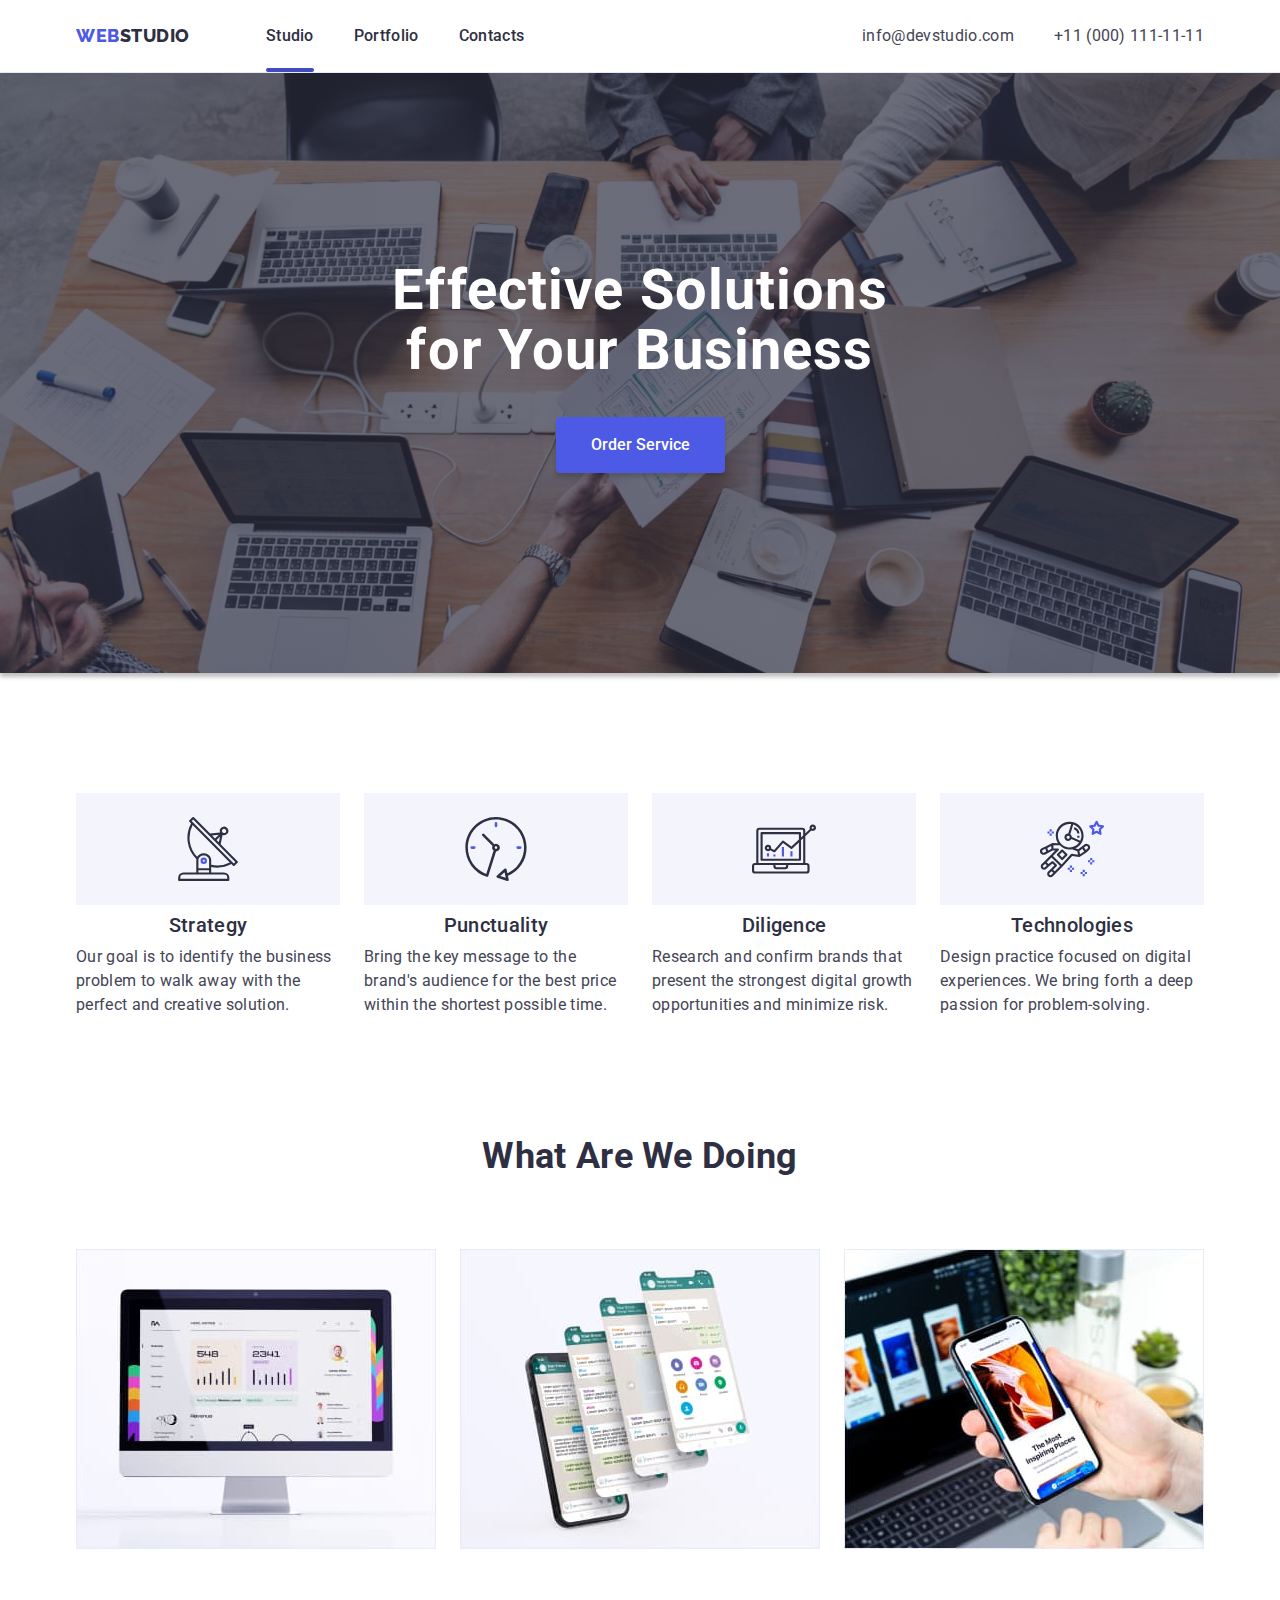
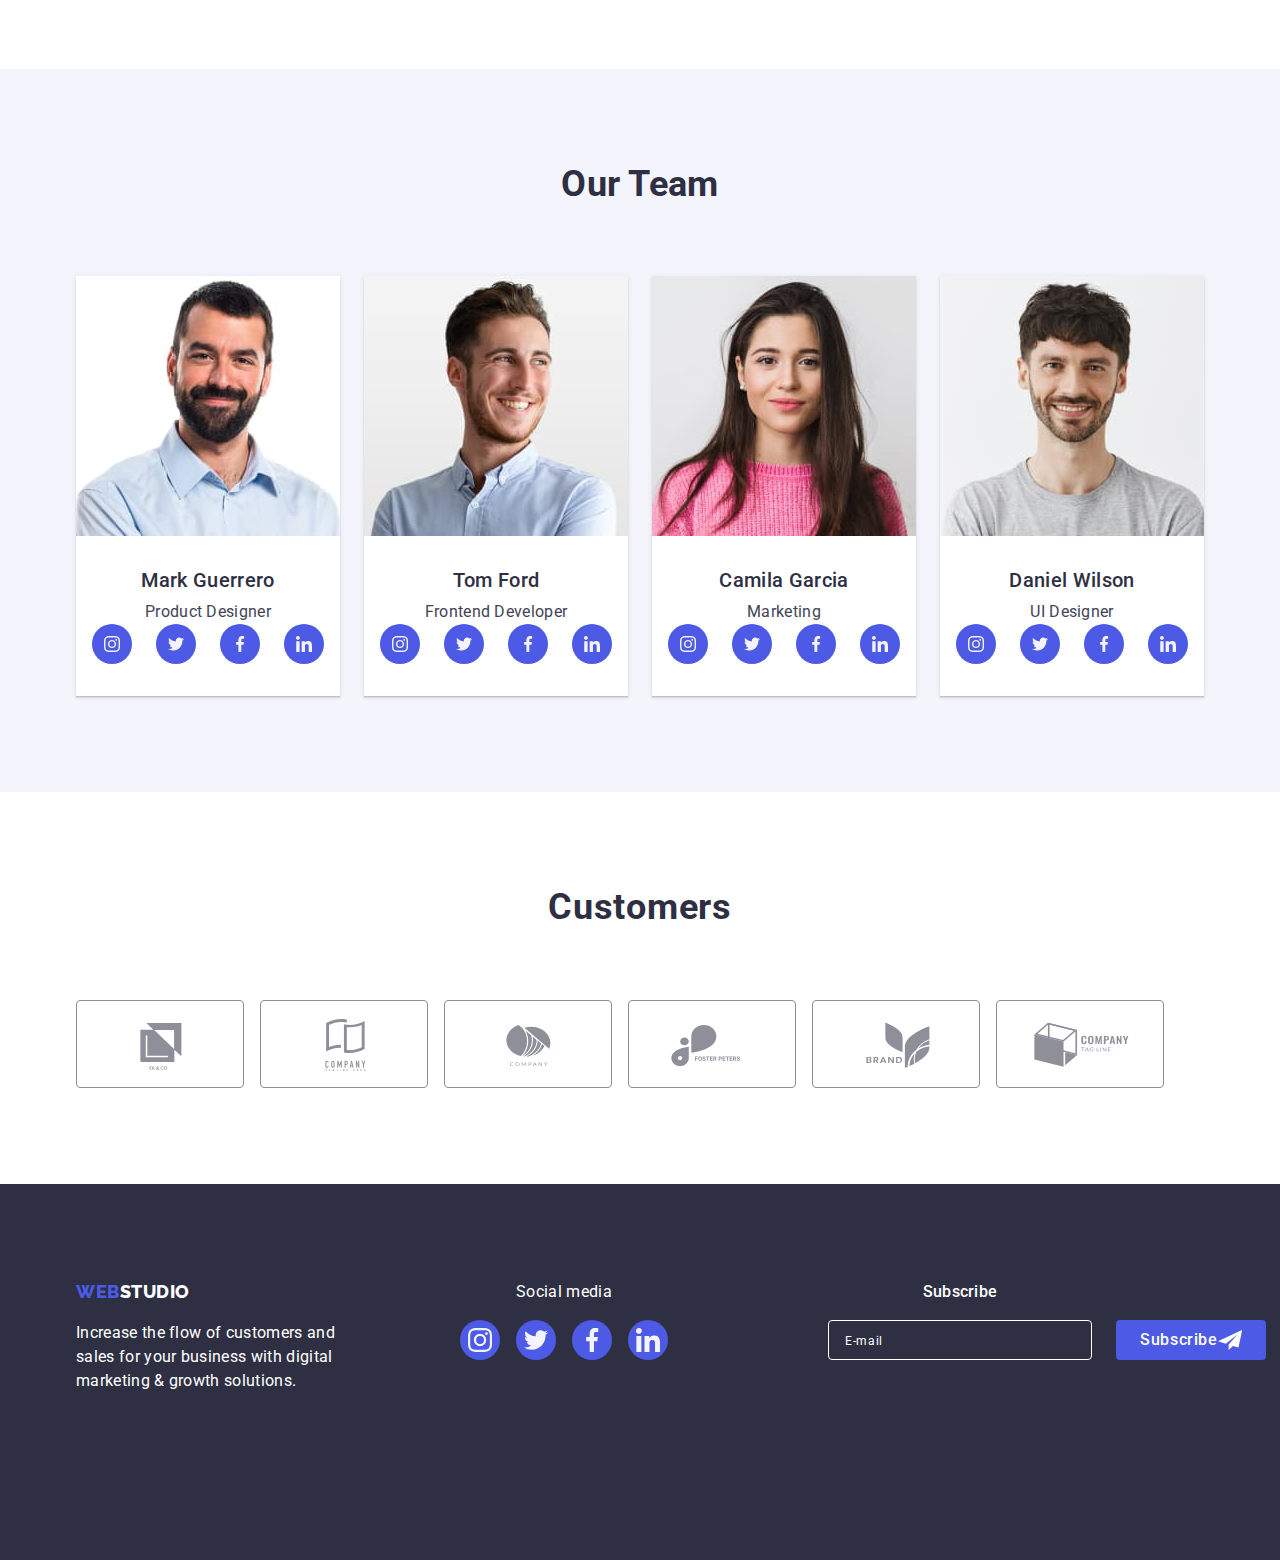
<file: index.html>
<!DOCTYPE html>
<html lang="en">
<head>
    <meta charset="UTF-8">
    <meta http-equiv="X-UA-Compatible" content="IE=edge">
    <meta name="viewport" content="width=device-width, initial-scale=1.0">
    <title>WebStudio</title>
<link rel="preconnect" href="https://fonts.googleapis.com">
<link rel="preconnect" href="https://fonts.gstatic.com" crossorigin>
<link href="https://fonts.googleapis.com/css2?family=Raleway:wght@800&family=Roboto:wght@400;500;700;900&display=swap"
    rel="stylesheet">
    <link rel="stylesheet" href="https://cdnjs.cloudflare.com/ajax/libs/modern-normalize/1.1.0/modern-normalize.min.css">
    <link rel="stylesheet" href="css/styles.css">
    <link rel="stylesheet" href="css/mobile.css">
    <link rel="stylesheet" href="css/tablet.css">
    <link rel="stylesheet" href="css/desctop.css">
   
</head>
<body>
    <header class="header">

     <div class="container header-container">
       <nav class="main-nav">
            <a href="./index.html" class="logo">
                <!-- <span style="color:#4D5AE5">Web</span>Studio  -->
                Web<span class="studio">Studio</span>
            </a>
            <ul class="site-nav list">
                <li class="item"><a href="./index.html" class="link current">Studio</a></li>
                <li class="item"><a href="./portfolio.html" class="link">Portfolio</a></li>
                <li class="item"><a href="" class="link">Contacts</a></li>
            </ul>
        </nav> 
        <button type="button" class="mobile-menu-open" data-menu-open>
            <svg class="mobile-menu-open__icon" width="32" height="22">
                <use href="./images/icons.svg#hamburger"></use>
            </svg>
        </button>
        <address class="address">
<ul class="site-contacts list">
    <li class="item">
        <a href="mailto:info@devstudio.com" class="link">info@devstudio.com</a>
    </li>

    <li class="item">
        <a href="tel:+110001111111" class="link">+11 (000) 111-11-11</a>
    </li>
</ul>
        </address>
    </div>
    <div class="mobile-menu" data-menu>
        
        <button class="mobile-menu__close-btn" data-menu-close> 
            <svg class="mobile-menu__close-icon" width="24" height="24">
                <use href="./images/sprite.svg#close"></use>
            </svg>
        </button>
        <ul class="mobile-menu__nav-list list">
            <li class="nav-list__item"><a href="./index.html" class="nav-list__link">Studio</a></li>
            <li class="nav-list__item"><a href="./portfolio.html" class="nav-list__link">Portfolio</a></li>
            <li class="nav-list__item"><a href="" class="nav-list__link current">Contacts</a></li>
        </ul>
        <div class="mobile-menu__links">
    <address class="mobile-menu__address">
        <ul class="mobile-menu__contacts list">
            <li class="contacts-item">
                <a href="tel:+110001111111" class="contacts-link tel">+11 (000) 111-11-11</a>
            </li> 

            <li class="contacts__item">
                <a href="mailto:info@devstudio.com" class="contacts-link mail">info@devstudio.com</a>
            </li>
    
        </ul>
    </address>

    <ul class="mobile-menu__social-links list">
        <li class="social-links__item">
            <a class="social-links__link" href="https://www.instagram.com/">
                <svg class="social-links__icon">
                    <use href="./images/sprite.svg#instagram"></use>
                </svg>
            </a>
        </li>
    
        <li class="social-links__item">
            <a class="social-links__link" href="https://twitter.com/">
                <svg class="social-links__icon">
                    <use href="./images/sprite.svg#twitter"></use>
                </svg>
            </a>
        </li>
    
        <li class="social-links__item">
            <a class="social-links__link" href="https://www.facebook.com/">
                <svg class="social-links__icon">
                    <use href="./images/sprite.svg#facebook"></use>
                </svg>
            </a>
    
        </li>
    
        <li class="social-links__item">
            <a class="social-links__link" href="https://www.linkedin.com/">
                <svg class="social-links__icon">
                    <use href="./images/sprite.svg#linkedin"></use>
                </svg>
            </a>
    
        </li>
    
    </ul>
    </div>
    </div>

    </header>
<main>
    <section class="hero">
        <div class="container">
    <h1 class="hero-title">Effective Solutions for Your Business</h1>
    <button type="button" class="button-hero" data-modal-open>Order Service</button>
    </div>

    </section>

    <section class="section features">
       <div class="container">
        <h2 class="section-title" hidden>Services offered</h2>
    
        <ul class="features-list list">
        <li class="item">
           <div class="icon">
            <svg class="icon-picture">
                <use href="./images/sprite.svg#antenna"> </use>
            </svg>
    </div>
            <h3 class="title">Strategy</h3>
            <p>Our goal is to identify the business
                problem to walk away with the perfect and creative solution.</p>
        </li>

        <li class="item">
            <div class="icon">
            <svg class="icon-picture" width="64" height="64">
                <use href="./images/sprite.svg#clock"> </use>
            </svg>
            </div>
            <h3 class="title">Punctuality</h3>
            <p>Bring the key message to the brand's audience for the best price within the shortest possible time.</p>
        </li>

        <li class="item">
            <div class="icon">
            <svg class="icon-picture" width="64" height="64">
                <use href="./images/sprite.svg#diagram"> </use>
            </svg>
            </div>
            <h3 class="title">Diligence</h3>
            <p>Research and confirm brands that present the strongest digital growth opportunities and minimize risk.
            </p>
        </li>

        <li class="item">
            <div class="icon">
            <svg class="icon-picture" width="64" height="64">
                <use href="./images/sprite.svg#astronaut"> </use>
            </svg>
            </div>
            <h3 class="title">Technologies</h3>
            <p>Design practice focused on digital experiences. We bring forth a deep passion for problem-solving.</p>
        </li>
    </ul>
    </div>
    </section>

    <section class="section do no-padding">
        <div class="container">
<h2 class="section-title">What are we doing</h2>

<ul class="doing list">
    <li class="doing-item">
        <img 
        srcset="./images/monitor.jpg 1x, ./images/monitor@2.jpg 2x"
        src="./images/monitor.jpg" alt="monitor" width="360" height="300">
    </li>

    <li class="doing-item">
        <img 
        srcset="./images/phones.jpg 1x, ./images/phones@2.jpg 2x"
        src="./images/phones.jpg" alt="mobile phones" width="360" height="300">
    </li>

    <li class="doing-item">
        <img 
        srcset="./images/screen.jpg 1x, ./images/screen@2.jpg 2x"
        src="./images/screen.jpg" alt="phone screen and laptop" width="360" height="300">
    </li>
</ul>
</div>
    </section>
    

<section class="section team">
  <div class="container">
    <h2 class="team-title">Our Team</h2>
    <ul class="list">
        <li class="card">
            <img 
            srcset="./images/Mark.jpg 1x, ./images/Mark@2.jpg 2x"
            src="./images/Mark.jpg" alt="Product Designer" width="264" height="260">
            
            <div class="names">
            <h3 class="title">Mark Guerrero</h3>
            <p>Product Designer</p>
           
            <ul class="team-icons list">
                <li class="around-link">
                    <a class="social-link" href="https://www.instagram.com/"> 
                        <svg class="team-link">
                        <use href="./images/sprite.svg#instagram"></use>
                    </svg>
                </a>
                </li>

                <li class="around-link">
                    <a class="social-link" href="https://twitter.com/">
                        <svg class="team-link">
                            <use href="./images/sprite.svg#twitter"></use>
                        </svg>
                    </a>
                
                </li>

                <li class="around-link">
                    <a class="social-link" href="https://www.facebook.com/">
                    <svg class="team-link">
                        <use href="./images/sprite.svg#facebook"></use>
                    </svg>
                    </a>
               
                </li>

                <li class="around-link">
                    <a class="social-link" href="https://www.linkedin.com/">
                    <svg class="team-link">
                        <use href="./images/sprite.svg#linkedin"></use>
                    </svg>
                    </a>
            
                </li>

            </ul>
            </div>
        </li>

        <li class="card">
            <img 
            srcset="./images/Tom.jpg 1x, ./images/Tom@2.jpg 2x"
            src="./images/Tom.jpg" alt="Frontend Developer" width="264" height="260"> 
            <div class="names">
            <h3 class="title">Tom Ford</h3>
            <p>Frontend Developer</p>
            <ul class="team-icons list">
                <li class="around-link">
                    <a class="social-link" href="https://www.instagram.com/">
                        <svg class="team-link">
                            <use href="./images/sprite.svg#instagram"></use>
                        </svg>
                    </a>
                </li>
            
                <li class="around-link">
                    <a class="social-link" href="https://twitter.com/">
                        <svg class="team-link">
                            <use href="./images/sprite.svg#twitter"></use>
                        </svg>
                    </a>
            
                </li>
            
                <li class="around-link">
                    <a class="social-link" href="https://www.facebook.com/">
                        <svg class="team-link">
                            <use href="./images/sprite.svg#facebook"></use>
                        </svg>
                    </a>
            
                </li>
            
                <li class="around-link">
                    <a class="social-link" href="https://www.linkedin.com/">
                        <svg class="team-link">
                            <use href="./images/sprite.svg#linkedin"></use>
                        </svg>
                    </a>
            
                </li>
            
            </ul>
            </div>
        </li>

        <li class="card">
            <img 
            srcset="./images/Camila.jpg 1x, ./images/Camila@2.jpg 2x"
            src="./images/Camila.jpg" alt="Marketing manager" width="264" height="260">
            <div class="names">
            <h3 class="title">Camila Garcia</h3>
            <p>Marketing</p>
            <ul class="team-icons list">
                <li class="around-link">
                    <a class="social-link" href="https://www.instagram.com/">
                        <svg class="team-link">
                            <use href="./images/sprite.svg#instagram"></use>
                        </svg>
                    </a>
                </li>
            
                <li class="around-link">
                    <a class="social-link" href="https://twitter.com/">
                        <svg class="team-link">
                            <use href="./images/sprite.svg#twitter"></use>
                        </svg>
                    </a>
            
                </li>
            
                <li class="around-link">
                    <a class="social-link" href="https://www.facebook.com/">
                        <svg class="team-link">
                            <use href="./images/sprite.svg#facebook"></use>
                        </svg>
                    </a>
            
                </li>
            
                <li class="around-link">
                    <a class="social-link" href="https://www.linkedin.com/">
                        <svg class="team-link">
                            <use href="./images/sprite.svg#linkedin"></use>
                        </svg>
                    </a>
            
                </li>
            
            </ul>
            </div>
        </li>

        <li class="card">
            <img 
            srcset="./images/Daniel.jpg 1x, ./images/Daniel@2.jpg 2x"
            src="./images/Daniel.jpg" alt="UI Designer" width="264" height="260">
            <div class="names">
            <h3 class="title">Daniel Wilson</h3>
            <p>UI Designer</p>
        <ul class="team-icons list">
            <li class="around-link">
                <a class="social-link" href="https://www.instagram.com/">
                    <svg class="team-link">
                        <use href="./images/sprite.svg#instagram"></use>
                    </svg>
                </a>
            </li>
        
            <li class="around-link">
                <a class="social-link" href="https://twitter.com/">
                    <svg class="team-link">
                        <use href="./images/sprite.svg#twitter"></use>
                    </svg>
                </a>
        
            </li>
        
            <li class="around-link">
                <a class="social-link" href="https://www.facebook.com/">
                    <svg class="team-link">
                        <use href="./images/sprite.svg#facebook"></use>
                    </svg>
                </a>
        
            </li>
        
            <li class="around-link">
                <a class="social-link" href="https://www.linkedin.com/">
                    <svg class="team-link">
                        <use href="./images/sprite.svg#linkedin"></use>
                    </svg>
                </a>
        
            </li>
        
        </ul>
            </div>
        </li>
    </ul>
    </div>
</section>

<section class="section customers">
    <div class="container">
        <h2 class="customers-title">Customers</h2>
     <ul class="customers-list list">
        <li class="client">
            <a href="" class="client-link">
<svg class="client-logo">
    <use href="./images/sprite.svg#Logo-1"></use>
</svg>
            </a>
        </li>
        <li class="client">
            <a href="" class="client-link">
            <svg class="client-logo">
                <use href="./images/sprite.svg#Logo-2"></use>
            </svg>
            </a>
        </li>
        <li class="client">
            <a href="" class="client-link" >
            <svg class="client-logo">
                <use href="./images/sprite.svg#Logo-3"></use>
            </svg>
            </a>
        </li>
        <li class="client">
            <a href="" class="client-link">
            <svg class="client-logo">
                <use href="./images/sprite.svg#Logo-4"></use>
            </svg>
            </a>
        </li>
        <li class="client">
            <a href="" class="client-link">
            <svg class="client-logo">
                <use href="./images/sprite.svg#Logo-5"></use>
            </svg>
            </a>
        </li>
        <li class="client">
            <a href="" class="client-link">
            <svg class="client-logo">
                <use href="./images/sprite.svg#Logo-6"></use>
            </svg>
            </a>
        </li>


     </ul>


    </div>
</section> 
 </main>
<footer class="footer">
    <div class="container parts">
        <div class="tablet">
        <div class="part-one">
<a href="./index.html" class="logo">
    Web<span class="studio-footer">Studio</span>
</a>

<p class="footer-text-one">
    Increase the flow of customers and sales for your business with digital marketing & growth solutions.
</p>
</div>

<div class="media">
    <p class="footer-text-second">Social media</p>
    <ul class="footer-links list">
        <li class="footer-around-link">
            <a class="footer-link" href="https://www.instagram.com/">
                <svg width="24" height="24">
                    <use href="./images/sprite.svg#instagram"></use>
                </svg>
            </a>
        </li>

    <li class="footer-around-link">
        <a class="footer-link" href="https://twitter.com/">
            <svg width="24" height="24">
                <use href="./images/sprite.svg#twitter"></use>
            </svg>
        </a>
    
    </li>
    
    <li class="footer-around-link">
        <a class="footer-link" href="https://www.facebook.com/">
            <svg width="24" height="24">
                <use href="./images/sprite.svg#facebook"></use>
            </svg>
        </a>
    </li>
    
    <li class="footer-around-link">
        <a class="footer-link" href="https://www.linkedin.com/">
            <svg width="24" height="24">
                <use href="./images/sprite.svg#linkedin"></use>
            </svg>
        </a>
    </li>
    </ul>
</div>
</div>
<div class="subscribe-form">
<form>
    <div class="form-footer">
        <label for="subscribe">Subscribe</label>
        <input class="input-footer" type="email" name="mail-footer" id="subscribe" placeholder="E-mail">
    </div>
<button type="submit" class="subscribe-button">
    Subscribe
    <svg width="24" height="24" class="send-icon">
        <use href="./images/icons.svg#icon-send"></use>
    </svg>
</button>
</form>

</div>
</div>

 </footer>
 <div class="backdrop is-hidden" data-modal>
    <div class="modal">
            
        <form class="form">
            <h2 class="modal-tittle">Leave your contacts and we will call you back</h2>
            <div class="form-field">
            <label for="name">Name</label>
            <input class="input" type="text" name="name" id="name" pattern="[a-zA-Zа-яА-Я]+" minlength="2">
            <svg class="icon-name">
                <use href="./images/icons.svg#person-black"></use>
            </svg>
            </div>
            
            <div class="form-field">
            <label for="tel">Phone</label>
            <input  class="input" type="tel" name="tel" id="tel" pattern="[0-9]{3}-[0-9]{3}-[0-9]{2}-[0-9]{2}" title="xxx-xxx-xx-xx">
            <svg class="phone-icon">
                <use href="./images/icons.svg#phone-black"></use>
            </svg>
            </div>

            <div class="form-field">
            <label for="mail">Email</label>
            <input class="input" type="email" name="mail" id="mail">
            <svg class="mail-icon">
                <use href="./images/icons.svg#mail"></use>
              
            </svg>
            </div>

            <div class="form-field">
            <label for="comment">Comment</label>
            <textarea name="comment" id="comment" placeholder="Text input"></textarea>
            </div>

            <div class="checkbox">
            <label class="checkbox-label">
                <input class="checkbox-input" type="checkbox" name="accept" value="accept" >
                <span class="check-icon"></span>
              
            I accept the terms and conditions of the
            <a href="">Privacy Policy</a>
            </label>
            </div>
         
            <button type="button" class="close-button" data-modal-close>
            <svg class="close-icon">
            <use href=".//images/sprite.svg#cross"></use>
            </svg>
            </button>
            <button type="submit" class="submit-button">Send</button>
        </form>
    
    
    </div> 
</div> 
<script src="./js/modal.js"></script>

<script src="./js/mobile-menu.js"></script>
</body>
</html>
</file>
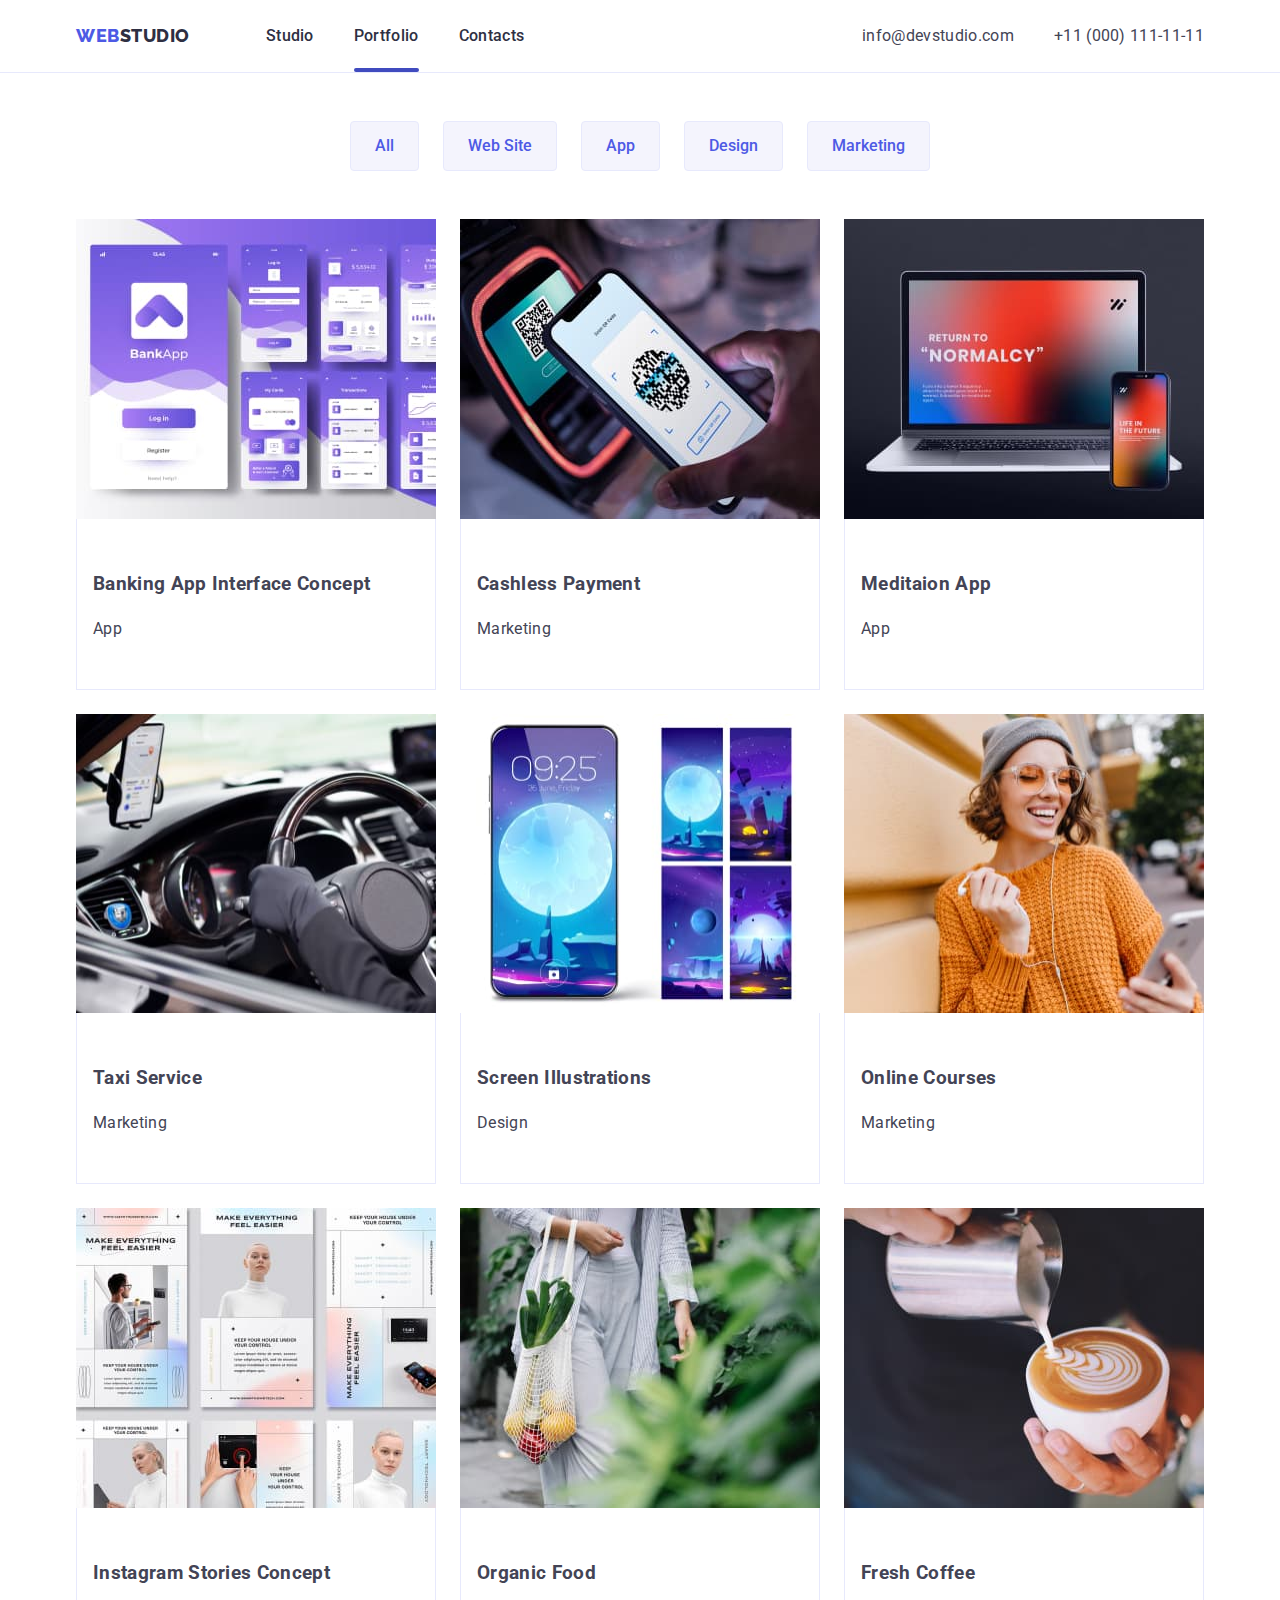
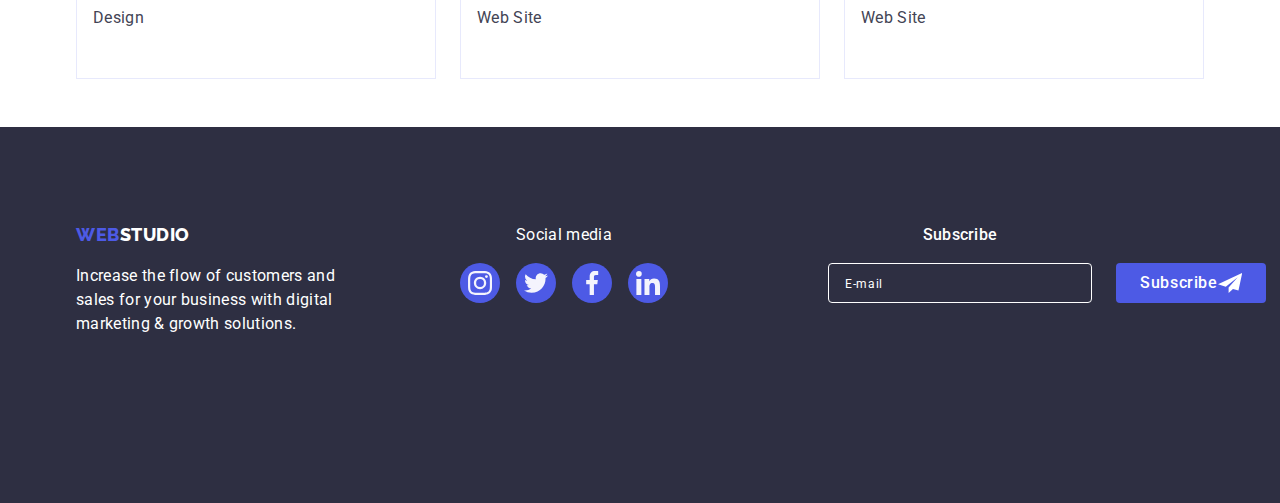
<file: portfolio.html>
<!DOCTYPE html>
<html lang="en">
<head>
    <meta charset="UTF-8">
    <meta http-equiv="X-UA-Compatible" content="IE=edge">
    <meta name="viewport" content="width=device-width, initial-scale=1.0">
    <title>Portfolio</title>
<link rel="preconnect" href="https://fonts.googleapis.com">
<link rel="preconnect" href="https://fonts.gstatic.com" crossorigin>
<link href="https://fonts.googleapis.com/css2?family=Raleway:wght@800&family=Roboto:wght@400;500;700;900&display=swap"
    rel="stylesheet">
<link rel="stylesheet" href="https://cdnjs.cloudflare.com/ajax/libs/modern-normalize/1.1.0/modern-normalize.min.css">
<link rel="stylesheet" href="css/styles.css">
<link rel="stylesheet" href="css/mobile.css">
<link rel="stylesheet" href="css/tablet.css">
<link rel="stylesheet" href="css/desctop.css">
  
</head>
<body>

        <header class="header">
            <div class="container header-container">
                <nav class="main-nav">
                    <a href="./index.html" class="logo">
                        <!-- <span style="color:#4D5AE5">Web</span>Studio  -->
                        Web<span class="studio">Studio</span>
                    </a>
                    <ul class="site-nav list">
                        <li class="item"><a href="./index.html" class="link">Studio</a></li>
                        <li class="item"><a href="./portfolio.html" class="link current">Portfolio</a></li>
                        <li class="item"><a href="" class="link">Contacts</a></li>
                    </ul>
                </nav>
                <button type="button" class="mobile-menu-open" data-menu-open>
                    <svg class="mobile-menu-open__icon" width="32" height="22">
                        <use href="./images/icons.svg#hamburger"></use>
                    </svg>
                </button>
                <address class="address">
                    <ul class="site-contacts list">
                        <li class="item">
                            <a href="mailto:info@devstudio.com" class="link">info@devstudio.com</a>
                        </li>
        
                        <li class="item">
                            <a href="tel:+110001111111" class="link">+11 (000) 111-11-11</a>
                        </li>
                    </ul>
                </address>
            </div>
            <div class="mobile-menu" data-menu>
            
                <button class="mobile-menu__close-btn" data-menu-close>
                    <svg class="mobile-menu__close-icon" width="24" height="24">
                        <use href="./images/sprite.svg#close"></use>
                    </svg>
                </button>
                <ul class="mobile-menu__nav-list list">
                    <li class="nav-list__item"><a href="./index.html" class="nav-list__link">Studio</a></li>
                    <li class="nav-list__item"><a href="./portfolio.html" class="nav-list__link">Portfolio</a></li>
                    <li class="nav-list__item"><a href="" class="nav-list__link current">Contacts</a></li>
                </ul>
                <div class="mobile-menu__links">
                    <address class="mobile-menu__address">
                        <ul class="mobile-menu__contacts list">
                            <li class="contacts-item">
                                <a href="tel:+110001111111" class="contacts-link tel">+11 (000) 111-11-11</a>
                            </li>
            
                            <li class="contacts__item">
                                <a href="mailto:info@devstudio.com" class="contacts-link mail">info@devstudio.com</a>
                            </li>
            
                        </ul>
                    </address>
            
                    <ul class="mobile-menu__social-links list">
                        <li class="social-links__item">
                            <a class="social-links__link" href="https://www.instagram.com/">
                                <svg class="social-links__icon">
                                    <use href="./images/sprite.svg#instagram"></use>
                                </svg>
                            </a>
                        </li>
            
                        <li class="social-links__item">
                            <a class="social-links__link" href="https://twitter.com/">
                                <svg class="social-links__icon">
                                    <use href="./images/sprite.svg#twitter"></use>
                                </svg>
                            </a>
                        </li>
            
                        <li class="social-links__item">
                            <a class="social-links__link" href="https://www.facebook.com/">
                                <svg class="social-links__icon">
                                    <use href="./images/sprite.svg#facebook"></use>
                                </svg>
                            </a>
            
                        </li>
            
                        <li class="social-links__item">
                            <a class="social-links__link" href="https://www.linkedin.com/">
                                <svg class="social-links__icon">
                                    <use href="./images/sprite.svg#linkedin"></use>
                                </svg>
                            </a>
            
                        </li>
            
                    </ul>
                </div>
            </div>
        </header>
<main>
    <section class="portfolio section">
        <div class="portfolio container">
        <h1 hidden>Portfolio</h1>
        <ul class="filter list">
            <li>
                <button type="button" class="button">All</button>
            </li>
            <li>
                <button type="button" class="button">Web Site</button>
            </li>
            <li>
                <button type="button" class="button">App</button>
            </li>
            <li>
                <button type="button" class="button">Design</button>
            </li>
            <li>
                <button type="button" class="button">Marketing</button>
            </li>
        </ul>
        <ul class="item-list list">
            <li class="item">
                <div class="product-thumb">

                <img src="./images/banking.jpg" alt="Banking App" width="360" height="300">

                <p class="text-overlay"> 14 Stylish and User-Friendly App Design Concepts · Task Manager App · Calorie Tracker App ·
                    Exotic Fruit Ecommerce App ·
                    Cloud Storage App</p>

                </div>
                
                <div class="border">
                <h3 class="title">Banking App Interface Concept</h3>
                <p>App</p>
                </div>
            </li>
    
                <li class="item">

             <div class="product-thumb">
                <img src="./images/phone-paymant.jpg" alt="Phone paymant" width="360" height="300">
                <p class="text-overlay"> 14 Stylish and User-Friendly App Design Concepts · Task Manager App · Calorie Tracker App ·
                    Exotic Fruit Ecommerce App ·
                    Cloud Storage App</p>
            </div>

                <div class="border">
                <h3 class="title">Cashless Payment</h3>
                <p>Marketing</p>
                </div>
                </li>
               
            <li class="item">
                <div class="product-thumb">
                <img src="./images/phone-laptop.jpg" alt="Phone and laptop" width="360" height="300">
                <p class="text-overlay"> 14 Stylish and User-Friendly App Design Concepts · Task Manager App · Calorie Tracker App ·
                    Exotic Fruit Ecommerce App ·
                    Cloud Storage App</p>
                
                </div>
<div class="border">
                <h3 class="title">Meditaion App</h3>
                <p>App</p>
                </div>
            </li>
    
            <li class="item">
                <div class="product-thumb">
                <img src="./images/taxi.jpg" alt="Phone in car" width="360" height="300"><p class="text-overlay"> 14 Stylish and User-Friendly App Design Concepts · Task Manager App · Calorie Tracker App ·
                    Exotic Fruit Ecommerce App ·
                    Cloud Storage App</p>
                
                </div>
<div class="border">
                <h3 class="title">Taxi Service</h3>
                <p>Marketing</p>
                </div>
            </li>
            <li class="item">
                <div class="product-thumb">
                <img src="./images/screen-ill.jpg" alt="Variants of phone screen" width="360" height="300"><p class="text-overlay"> 14 Stylish and User-Friendly App Design Concepts · Task Manager App · Calorie Tracker App ·
                    Exotic Fruit Ecommerce App ·
                    Cloud Storage App</p>
                
                </div>
<div class="border">
                <h3 class="title">Screen Illustrations</h3>
                <p>Design</p>
                </div>
            </li>
    
            <li class="item">
                <div class="product-thumb">
                <img src="./images/orange-girl.jpg" alt="Girl in orange sweater" width="360" height="300"><p class="text-overlay"> 14 Stylish and User-Friendly App Design Concepts · Task Manager App · Calorie Tracker App ·
                    Exotic Fruit Ecommerce App ·
                    Cloud Storage App</p>
                
                </div>
<div class="border">
                <h3 class="title">Online Courses</h3>
                <p>Marketing</p>
                </div>
            </li>
    
            <li class="item">
                <div class="product-thumb">
                <img src="./images/concept.jpg" alt="Instagram pages" width="360" height="300"><p class="text-overlay"> 14 Stylish and User-Friendly App Design Concepts · Task Manager App · Calorie Tracker App ·
                    Exotic Fruit Ecommerce App ·
                    Cloud Storage App</p>
                
                </div>
<div class="border">
                <h3 class="title">Instagram Stories Concept</h3>
                <p>Design</p>
                </div>
            </li>
    
            <li class="item">
                <div class="product-thumb">
                <img src="./images/food.jpg" alt="Bag with fruits" width="360" height="300"><p class="text-overlay"> 14 Stylish and User-Friendly App Design Concepts · Task Manager App · Calorie Tracker App ·
                    Exotic Fruit Ecommerce App ·
                    Cloud Storage App</p>
                
                </div>
<div class="border">
                <h3 class="title">Organic Food</h3>
                <p>Web Site</p>
                </div>
            </li>
            <li class="item">
                <div class="product-thumb">
                <img src="./images/coffe.jpg" alt="Coffee" width="360" height="300"><p class="text-overlay"> 14 Stylish and User-Friendly App Design Concepts · Task Manager App · Calorie Tracker App ·
                    Exotic Fruit Ecommerce App ·
                    Cloud Storage App</p>
                
                </div>
                <div class="border">
                <h3 class="title">Fresh Coffee</h3>
                <p>Web Site</p>
                </div>
            </li>
        </ul>
        </div>
    
    </section>

</main>
<footer class="footer">
    <div class="container parts">
        <div class="tablet">
            <div class="part-one">
                <a href="./index.html" class="logo">
                    Web<span class="studio-footer">Studio</span>
                </a>

                <p class="footer-text-one">
                    Increase the flow of customers and sales for your business with digital marketing & growth
                    solutions.
                </p>
            </div>

            <div class="media">
                <p class="footer-text-second">Social media</p>
                <ul class="footer-links list">
                    <li class="footer-around-link">
                        <a class="footer-link" href="https://www.instagram.com/">
                            <svg width="24" height="24">
                                <use href="./images/sprite.svg#instagram"></use>
                            </svg>
                        </a>
                    </li>

                    <li class="footer-around-link">
                        <a class="footer-link" href="https://twitter.com/">
                            <svg width="24" height="24">
                                <use href="./images/sprite.svg#twitter"></use>
                            </svg>
                        </a>

                    </li>

                    <li class="footer-around-link">
                        <a class="footer-link" href="https://www.facebook.com/">
                            <svg width="24" height="24">
                                <use href="./images/sprite.svg#facebook"></use>
                            </svg>
                        </a>
                    </li>

                    <li class="footer-around-link">
                        <a class="footer-link" href="https://www.linkedin.com/">
                            <svg width="24" height="24">
                                <use href="./images/sprite.svg#linkedin"></use>
                            </svg>
                        </a>
                    </li>
                </ul>
            </div>
        </div>
        <div class="subscribe-form">
            <form>
                <div class="form-footer">
                    <label for="subscribe">Subscribe</label>
                    <input class="input-footer" type="email" name="mail-footer" id="subscribe" placeholder="E-mail">
                </div>
                <button type="submit" class="subscribe-button">
                    Subscribe
                    <svg width="24" height="24" class="send-icon">
                        <use href="./images/icons.svg#icon-send"></use>
                    </svg>
                </button>
            </form>

        </div>
    </div>

</footer>
<script src="./js/mobile-menu.js"></script>
</body>
</html>
</file>
<file: css/styles.css>
:root{
    --primary-text-color:#434455;
    --title-text-color:#2E2F42;
    --accent-color:#404BBF;
    --white-color:#fff;
    --logo-web-color:#4D5AE5;
    --buttons-background-color:#F4F4FD;
    --primary-bg-color:#fff;
   --border-color:#E7E9FC;
   --client-border:#8E8F99;
   --black: #000000;
   --green-links:#31D0AA;
}

img{
    max-width: 100%;
    height: auto;
    display: block;
}
body{
    background-color:var(--primary-bg-color);
    color:var(--primary-text-color);
    font-family: Roboto, sans-serif;
    letter-spacing: 0.02em;
    font-size: 16px;
    line-height: 1.5;
}

.list{
    list-style: none;
    padding: 0;
    margin: 0;
}

.logo{
    color:var(--logo-web-color);
    font-family: Raleway, sans-serif;
    letter-spacing: 0.03em;
    font-weight: 800;
    font-size: 18px;
    line-height: 1.3;
    text-decoration: none;
    margin-right: 76px;
    padding-top: 24px;
    padding-bottom: 24px;
    text-transform: uppercase;
}  
.studio {
    color:var(--title-text-color);
} 
/* 
.main-nav{
    display: flex;
    align-items: center;
}
.site-nav .item:not(:last-child){
    margin-right: 40px;
}
.site-nav .link{
    padding-top: 24px;
    padding-bottom: 24px;
    display: block;
    color:var(--title-text-color);
    font-weight: 500;
    font-size: 16px;
    line-height: 1.5;
    text-decoration: none;
transition: color 250ms cubic-bezier(0.4, 0, 0.2, 1);
    position: relative; 
} 

.site-nav .link.current::after{ 
    content: " ";
    display: block;
    width: 100%;
    height: 4px;
    background-color: var(--accent-color);
    border-radius: 2px;
    position: absolute;
    left: 0;
    bottom: 0;
}

.site-nav .link:hover,
.site-nav .link:focus{
      color:var(--accent-color);
  }
.header .container{
    display:flex;
} 
  .site-nav {
      display: flex;
  } 
  .site-contacts{
display:flex;
gap: 40px;
  }
 .site-contacts .link{
    color:var(--primary-text-color);
    font-size: 16px;
    line-height: 1.5;
    text-decoration: none;
    font-style: normal;
    padding: 24px 0;
    display: block; 
    transition: color 250ms cubic-bezier(0.4, 0, 0.2, 1);
} 
.site-contacts .link:hover,
.site-contacts .link:focus 
  {
      color:var(--accent-color);
  }

.header{
    display: flex;
    border-bottom: 1px solid var(--border-color);
    justify-content: space-between;
}
  .address{
    margin-left: auto;
  }  */ 
.container {
      margin-left: auto;
      margin-right: auto;
      max-width: 1158px;
      width:100%;
      padding-left: 15px;
      padding-right: 15px;
  }   
/* .hero{
    background-color: var(--title-text-color);
    text-align: center;
    padding-top: 188px;
    padding-bottom: 188px;
    height: 600px;
    max-width: 1440px;
    margin-left: auto;
    margin-right: auto;
    background-image:linear-gradient(to right,
    rgba(46, 47, 66, 0.7),
    rgba(46, 47, 66, 0.7) ),
     url(../images/people-office.jpg);
    background-repeat: no-repeat;
    background-position: center;
    background-size: cover;
box-shadow: 0px 4px 4px rgba(0, 0, 0, 0.25)

} */
/* .hero-title{
color:var(--white-color);
font-size: 56px;
line-height: 1.07;
letter-spacing: 0.02em;
margin-top: 0;
margin-bottom: 48px;
max-width: 496px;
margin-left: auto;
margin-right: auto;
}

.section-title, .team-title, .customers-title{
    color:var(--title-text-color);
        font-size: 36px;
        line-height: 1.1;
        text-align: center;
        text-transform: capitalize;
        margin-top: 0;
        margin-bottom: 72px;
}

.section{
 padding: 120px 0;
} */
/* .team{
  padding-top: 120px;
 padding-bottom: 120px;

}
.features{
    padding-bottom: 0;
}
.features-list{
    display: flex;
    gap:24px;
    flex-wrap: wrap;
} */

/* .features-list .title,
.team .title
{
    margin-top: 0;
    margin-bottom: 8px;
    color:var(--title-text-color);
    font-weight: 500;
    font-size: 20px;
    line-height: 1.2;
}
.features-list .item{
    flex-basis: calc((100% - 72px)/4);
}



.doing {
 display: flex;
 gap:24px;
 flex-wrap: wrap;

}
.doing-item{
flex-basis:calc((100% - 48px)/3);
}
.features-list p,
.team p
{
margin-top: 0;
margin-bottom: 0;
}


.team .card{
        background-color: var(--white-color);
        flex-basis: calc((100% - 72px)/4);
        min-width: 250px;
            box-shadow: 0px 1px 6px rgba(46, 47, 66, 0.08), 0px 1px 1px rgba(46, 47, 66, 0.16), 0px 2px 1px rgba(46, 47, 66, 0.08);
}

.team{
    background-color: var(--buttons-background-color);
}

.team .list
{

    display: flex;
    gap:24px;
    padding: 0;
    margin: 0;
    text-align: center;
    flex-wrap: wrap;

}

.names{
    padding: 32px 16px;
}
.studio-footer{
    color: var(--white-color);
} */
/* .button-hero{
    color:var(--white-color);
    background-color: var(--logo-web-color);
    font-family:inherit;
    font-weight: 500;
    font-size: 16px;
    line-height: 1.5;
    cursor: pointer;
    box-shadow: 0px 4px 4px rgba(0, 0, 0, 0.15);
    border-radius: 4px;
    padding: 16px 32px;
    min-width: 169px;
    text-align: center;
    border: none;
transition: background-color 250ms cubic-bezier(0.4, 0, 0.2, 1);
outline: none;

  
}
.button-hero:hover,
.button-hero:focus{
background-color:var(--accent-color);
} */

/* .footer-text-one{
    margin-top: 17px;
   
}
.footer .media{
    font-weight: 500;
   
}
.portfolio.section{
    padding-top: 96px;
}
.filter .button{
    color:var(--logo-web-color);
    background-color:var(--buttons-background-color);
    font-family: inherit;
    cursor: pointer;
    font-weight: 500;
    font-size: 16px;
    line-height: 1.5;
    border: 1px solid var(--border-color);
    border-radius: 4px;
    padding: 12px 24px;
    text-align: center;
   transition: box-shadow 250ms cubic-bezier(0.4, 0, 0.2, 1), color 250ms cubic-bezier(0.4, 0, 0.2, 1), background-color 250ms cubic-bezier(0.4, 0, 0.2, 1);
   
}

.filter{
    display: flex;
    gap: 24px;
    justify-content: center;
    margin-bottom: 72px;
}

.filter .button:hover,
.filter .button:focus {
    color: var(--white-color);
    background-color: var(--accent-color);
    box-shadow: 0px 3px 1px rgba(0, 0, 0, 0.1), 0px 2px 1px rgba(0, 0, 0, 0.08), 0px 2px 2px rgba(0, 0, 0, 0.12);
        border-radius: 4px;
        border-color:var(--accent-color);
   
}
.item-list{
    display: flex;
    flex-wrap: wrap;
    justify-content: center;
    align-items: center;
    gap: 24px;
}

.item-list .item{
    flex-basis: calc((100% - 48px)/3);
  
}
.product-thumb{
    position: relative;
    overflow: hidden;
}



.text-overlay
{width: 100%;
    height: 100%;
    color: var(--buttons-background-color);
    background-color: var(--logo-web-color);
    font-size: 16px;
    line-height: 1.5;
    letter-spacing: 0.02em;
    position: absolute;
    overflow-y: auto;
    padding: 40px 32px;
    top:0;
    left:0;
    transition: 250ms cubic-bezier(0.4, 0, 0.2, 1);
    transform:translateY(100%)
}
.item-list .item:hover .text-overlay{
    transform: translateY(0);
}
    



.border{
border: 1px solid var(--border-color);
padding: 32px 16px;
border-top: none;


}
.footer{
    background-color: var(--title-text-color);
    padding: 100px 0;
    display: flex;
}

.footer .logo{margin-bottom:16px;
}

.footer p
{
margin-bottom: 0;
max-width:264px;
color: var(--white-color);
}
.footer-text-second{
    margin-top:0;
}
.list .title{
    margin-top: 0;
    margin-bottom: 8px;
}
.list p{
    margin-top: 0;
    margin-bottom: 0;
}
.icon-picture{
    width: 64px;
    height: 64px;
}
.icon{
    padding: 20px 10px;
margin-bottom: 8px;
    height: 112px;
    background-color: var(--buttons-background-color);
    display: flex;
    justify-content: center;
    align-items: center;
}
.team .team-icons{
    display: flex;
    gap: 24px;
    margin-left:auto;
    margin-right: auto;
    margin-top: 8px;
    list-style: none;
    outline: none;
}

.social-link{
    background-color: var(--logo-web-color);
    border-radius: 50%;
    width: 40px;
    height: 40px;
    display: block;
    transition: background-color 250ms cubic-bezier(0.4, 0, 0.2, 1);
}
.social-link:hover,
.social-link:focus{
    background-color: var(--accent-color);
}
.team-link{
    width: 40px;
    height:40px;
    padding: 12px;
    display: flex;
    justify-content: center;
    align-items: center;
}
.customers-list{
    flex-wrap: wrap;
    display:flex;
    gap: 24px;

}
.client{
    flex-basis:calc((100% - 120px)/6);
}
.client-link{ 
 
    height: 88px;
    display: flex;
    align-items: center;
    justify-content: center;
    color:var(--client-border);
    border: 1px solid var(--client-border);
    border-radius: 4px;
    transition: color 250ms cubic-bezier(0.4, 0, 0.2, 1), border 250ms cubic-bezier(0.4, 0, 0.2, 1);
        }


.client-logo{
        fill: currentColor;
        width: 104px;
        height: 56px; 
}
.client-link:hover,
.client-link:focus{
    color: var(--accent-color);
    border: 1px solid var(--accent-color)
}

.customers{
    padding-top:130px;
    padding-bottom:120px;
}
.footer .container {
    display: flex;
}
.part-one{
    width: 264px;
        height: 112px;
        margin-right: 120px;
}
.media{
width: 208px;
height: 80px;
}
.footer-links{
    width: 328px;
    height: 40px;
    gap: 16px;
    margin-top: 16px;
    display: flex;
    justify-content: center;
    align-items: center;
}

.footer-around-link{
    width: 40px;
    height: 40px; 
}
.footer-link{
    display: flex;
    justify-content: center;
    align-items: center;
    width: 100%;
    height: 100%;
background-color:rgba(255, 255, 255, 0.1);
    border-radius: 50%;
    transition: background-color 250ms cubic-bezier(0.4, 0, 0.2, 1);
    outline: none;
    }

        .footer-link:hover,
        .footer-link:focus{
            background-color: var(--green-links);
        }
        .parts{
                align-items: baseline;
        } */

         .backdrop{
            position: fixed;
            top: 0;
            left: 0;
            width: 100%;
            height: 100%;
            background-color: rgba(46, 47, 66, 0.4);
            transition: opacity 250ms cubic-bezier(0.4, 0, 0.2, 1), visibility 250ms cubic-bezier(0.4, 0, 0.2, 1);
          
        }
        .backdrop.is-hidden{
            opacity: 0;
            pointer-events: none;
            visibility: hidden;
        }
        .backdrop.is-hidden .modal{
            transform: translate(-50%, -50%) scale(1.2);
        }
       .modal{
        display: flex;
        position: relative;
        position: absolute;
        max-width: 408px;
        width: 100%;
        min-height: 584px;
        top: 50%;
        left: 50%;
        transform: translate(-50%, -50%);
        background-color: var(--white-color);
        box-shadow: 0px 1px 1px rgba(0, 0, 0, 0.14), 0px 1px 3px rgba(0, 0, 0, 0.12), 0px 2px 1px rgba(0, 0, 0, 0.2);
        border-radius: 4px;
        transition: transform 250ms cubic-bezier(0.4, 0, 0.2, 1);
        padding: 24px;
       } 

        .modal-tittle{
        font-style: normal;
        font-weight: 500;
        font-size: 16px;
        line-height: 1.5;
        letter-spacing: 0.02em;
        margin-top: 24px;
        color: var(--title-text-color);
        display: flex;
        justify-content: center;
       }
       .close-button{
        display: flex;
        justify-content: center;
        align-items: center;
        width: 24px;
        height: 24px;
      background-color: #fff;
      border: 1px solid var(--border-color);
      border-radius: 50%;
      position: absolute;
      top: 24px;
      right: 24px;
      fill: var(--title-text-color);

       }
       .close-icon{
        width: 8px;
        height: 8px;
       }

       textarea{
        resize: none;
       }

       .form{
        width: 100%;
        padding-top:16px;
        margin-left: auto;
        margin-right: auto;
       }
       .form-field{
        margin-bottom: 8px;
        display: flex;
        flex-direction: column;
        position: relative;
       }
       .form-footer{
        display: flex;
        flex-direction: column;
       }
       .form-footer label{
        font-weight: 500;
        font-size: 16px;
        line-height: 1.5;
        letter-spacing: 0.02em;
        color: var(--white-color);
        margin-bottom: 16px;
       }
  
       .form-footer input{
        background-color: var(--title-text-color);
        border: 1px solid var(--white-color);
            letter-spacing: 0.04em;
            border-radius: 4px;
            width: 264px;
            height: 40px;
        padding: 8px 16px;
        outline: none;
       }
       .form-footer input::placeholder{
        font-size: 12px;
        line-height: 2;
        color: var(--white-color);


       }

       .form-field input,
       .form-field textarea{
        margin: 0;
        padding:8px 38px;
        border: 1px solid rgba(33, 33, 33, 0.2);
        border-radius: 4px;
        width: 100%;
        position: relative;
        transition: border 250ms cubic-bezier(0.4, 0, 0.2, 1);
        outline: none;
       }
           .form-field textarea{
            padding:8px;
           }
           .form-field input:focus{
border: 1px solid var(--logo-web-color);
           }
           .form-field textarea:focus{
            border: 1px solid var(--logo-web-color);
           }
           
           .form-field .input:focus ~ .icon-name{
            fill: var(--logo-web-color);
           }
        .form-field .input:focus ~ .phone-icon,
        .form-field .input:focus ~ .mail-icon{
            fill: var(--logo-web-color);
        }

       .form-field label{
        margin-bottom: 4px;
        font-size: 12px;
        line-height: 1.2;
        letter-spacing: 0.04em;
        color: var(--client-border);
       }
       
       .checkbox{font-size: 12px;
        line-height: 1.2;
        letter-spacing: 0.04em;
        color: var(--client-border);
        display: flex;
            align-items: center;
            margin-top: 16px;
       }
  
       .check-icon{
        display: inline-block;
        width: 16px;
        height: 16px;
        border: 1px solid var(--title-text-color);
        background-image: url(../images/check-mark.svg);
    background-position: center;
    background-repeat: no-repeat;
        border-radius: 2px; 
        margin-right: 8px;
        vertical-align: bottom;
        cursor: pointer;
       }
       .checkbox-input:checked + .check-icon{
        background-color: var(--logo-web-color);
        border-color:var(--logo-web-color)
       }
       .checkbox input[type='checkbox']{
        appearance: none;
        position: absolute;
       }

       .form-field textarea{
        height: 120px;
       }
       .form-field textarea::placeholder{
        font-size: 12px;
            line-height: 1.2;
            letter-spacing: 0.04em;
            color: rgba(46, 47, 66, 0.4);
            padding-left: 8px;
       }
      .submit-button{
        color: var(--white-color);
            background-color: var(--logo-web-color);
            font-family: inherit;
            font-weight: 500;
            font-size: 16px;
            line-height: 1.5;
            cursor: pointer;
            box-shadow: 0px 4px 4px rgba(0, 0, 0, 0.15);
            border-radius: 4px;
            padding: 16px 32px;
            min-width: 169px;
            height: 56px;
            text-align: center;
            border: none;
            transition: background-color 250ms cubic-bezier(0.4, 0, 0.2, 1);
            margin-left: auto;
            margin-right: auto;
            margin-top: 24px;
         display: block;
            
      }   

      .icon-name,
      .phone-icon,
      .mail-icon
    {
        position: absolute;
        display: inline-block;
        width: 18px;
        height: 24px;
        left:16px;
       top: 50%;
       transform: translateY(-10%);
        fill: currentColor;
        transition: fill 250ms cubic-bezier(0.4, 0, 0.2, 1)
      }
   
    
   
          /* .subscribe-button{

            display: flex;
            color: var(--white-color);
                background-color: var(--logo-web-color);
                font-family: inherit;
                font-weight: 500;
                font-size: 16px;
                line-height: 1.5;
                cursor: pointer;
                letter-spacing: 0.04em;
                border-radius: 4px;
                padding: 8px 24px;
                min-width: 165px;
                height: 40px;
                text-align: center;
                border: none;
                transition: background-color 250ms cubic-bezier(0.4, 0, 0.2, 1);
              margin-left: 24px;
              outline: none;

          }
          .send-icon{
            width: 24px;
            height: 24px;
            margin-left: 16px;
          }
          .subscribe-form{
            width: 453px;
            height: 80px;
            position: relative;
            display: flex;
          align-items: end;
          }

          .footer form{
                display: flex;
                    align-items: end;
          } */
</file>
<file: css/mobile.css>
@media screen and (max-width:767px)
{.site-nav{
    display: none;}
 .address {
     display: none;
        }
  .logo{
 margin-right: 0;
        }
  .mobile-menu-open {
background-color: transparent;
border: none;
padding: 0;
line-height: 0;
   }
        
.mobile-menu {
position: fixed;
top: 0;
left: 0;
z-index: 1000;
background-color: #fff;
width: 100%;
height: 100%;
opacity: 0;
visibility: hidden;
pointer-events: none;
transition: opacity 250ms cubic-bezier(0.4, 0, 0.2, 1), visibility 250ms cubic-bezier(0.4, 0, 0.2, 1);
    padding-left: 40px;
    padding-top: 80px;
    padding-bottom: 40px;
}
        
.mobile-menu.is-open {
    opacity: 1;
    visibility: visible;
    pointer-events: auto;
    transform: translateX(0);
   

}

.mobile-menu__close-btn {
    display: flex;
    justify-content: center;
    align-items: center;
    width: 24px;
    height: 24px;
    background-color: #fff;
    border: 1px solid var(--border-color);
    border-radius: 50%;
    position: absolute;
    top: 24px;
    right: 24px;
}
        
.mobile-menu__close-icon {
    width: 8px;
    height: 8px;
}
.mobile-menu{
    display: flex;
    flex-direction: column;
    justify-content: space-between;
    gap: 200px;
    transform: translateX(100%);
    transition: transform 250ms cubic-bezier(0.4, 0, 0.2, 1), opacity 250ms cubic-bezier(0.4, 0, 0.2, 1), visibility 250ms cubic-bezier(0.4, 0, 0.2, 1)
}

.nav-list__link {
    list-style: none;
    font-weight: 700;
    font-size: 36px;
    line-height: 1.1;
    letter-spacing: 0.02em;
    color: var(--title-text-color);
    text-decoration: none;
}

.nav-list__item:not(:last-child) {
    margin-bottom: 40px;
}

.nav-list__link.current {
    content: " ";
    color: var(--accent-color);
}
        
.contacts-link.tel {
    font-style: normal;
    font-weight: 700;
    font-size: 36px;
    line-height: 1.1;
    letter-spacing: 0.02em;
    color: var(--accent-color);
    text-decoration: none;
    margin-bottom: 40px;
}

.contacts-link.mail {
    font-style: normal;
    font-weight: 500;
    font-size: 20px;
    line-height: 1.2;
    letter-spacing: 0.02em;
    text-decoration: none;
    color: var(--primary-text-color);
}

.contacts-item:not(:last-child) {
    margin-bottom: 40px;
}

.mobile-menu__social-links {
    display: flex;
    flex-wrap: wrap;
    width: 328px;
    height: 40px;
    gap: 56px;
    margin-top: 48px;
    display: flex;
    justify-content: center;
    align-items: center;
}
        
.social-links__item {
    width: 40px;
    height: 40px;
}

.social-links__link {
    display: flex;
    justify-content: center;
    align-items: center;
    width: 100%;
    height: 100%;
    background-color: var(--logo-web-color);
    border-radius: 50%;
    transition: background-color 250ms cubic-bezier(0.4, 0, 0.2, 1);
    outline: none;
}
        
.social-links__icon {
    width: 24px;
    height: 24px;
}
}

 .container {
width:100%;
margin-left: auto;
margin-right: auto;
 }
.hero{
background-color: var(--title-text-color);
text-align: center;
padding-top: 112px;
padding-bottom: 112px;
height: 432px;
max-width: 428px;
margin-left: auto;
margin-right: auto;
background-image: linear-gradient(to right,
        rgba(46, 47, 66, 0.7),
        rgba(46, 47, 66, 0.7)), 
        url(../images/hero-image-tel.jpg);

background-repeat: no-repeat;
background-position: center;
background-size: cover;
box-shadow: 0px 4px 4px rgba(0, 0, 0, 0.25)
}
.hero-title{
color: var(--white-color);
    font-size: 36px;
    line-height: 1.11;
    letter-spacing: 0.02em;
    margin-top: 0;
    margin-bottom: 72px;
    max-width: 320px;
    margin-left: auto;
    margin-right: auto;
}

.button-hero {
    color: var(--white-color);
    background-color: var(--logo-web-color);
    font-family: inherit;
    font-weight: 500;
    font-size: 16px;
    line-height: 1.5;
    cursor: pointer;
    box-shadow: 0px 4px 4px rgba(0, 0, 0, 0.15);
    border-radius: 4px;
    padding: 16px 32px;
    min-width: 169px;
    text-align: center;
    border: none;
    transition: background-color 250ms cubic-bezier(0.4, 0, 0.2, 1);
    outline: none;
}
.icon-picture{
    display: none;
}
.features{
        padding-top: 96px;
            padding-bottom: 96px;
}
.features-list .title{
    margin-top: 0;
    margin-bottom: 8px;
    color: var(--title-text-color);
        font-weight: 700;
        font-size: 36px;
        line-height: 1.1;
        text-align: center;
}
.features-list .item:not(:last-child){
    margin-bottom: 72px;
}
        .features-list p,
        .team p {
            margin-top: 0;
            margin-bottom: 0;
        }
.do{
    display: none;
}

    .team .card {
            width: 264px;
                margin-left: auto;
                margin-right: auto;
        background-color: var(--white-color);
    
        min-width: 264px;
        box-shadow: 0px 1px 6px rgba(46, 47, 66, 0.08), 0px 1px 1px rgba(46, 47, 66, 0.16), 0px 2px 1px rgba(46, 47, 66, 0.08);
        
    }
    .team .card:not(:last-child){
margin-bottom: 72px;
    }
    
.team {
    background-color: var(--buttons-background-color);
    padding-top: 96px;
    padding-bottom: 96px;
}

.team .list {

    display: block;
    gap: 24px;
    padding: 0;
    margin: 0;
    text-align: center;
    flex-wrap: wrap;

}
    
.names {
    padding: 32px 16px;
}
.names .title{
    margin-top:0px;
    margin-bottom: 8px;
}
        .team .team-icons {
            display: flex;
            gap: 24px;
            margin-left: auto;
            margin-right: auto;
            margin-top: 8px;
            list-style: none;
            outline: none;
        }

.social-link {
background-color: var(--logo-web-color);
border-radius: 50%;
width: 40px;
height: 40px;
display: block;
transition: background-color 250ms cubic-bezier(0.4, 0, 0.2, 1);
}

.social-link:hover,
.social-link:focus {
    background-color: var(--accent-color);
}

.team-link {
    width: 40px;
    height: 40px;
    padding: 12px;
    display: flex;
    justify-content: center;
    align-items: center;
}
.team-title{
    text-align: center;
    margin-bottom: 72px;
    font-size: 36px;
        line-height: 1.1;
        text-align: center;
        text-transform: capitalize;
        margin-top: 0;
}
.customers-list {
    flex-wrap: wrap;
    display: flex;
    gap: 16px;

}

.client {
    flex-basis: calc((100% - 16px)/2);
}

.client-link {

    height: 88px;
    display: flex;
    align-items: center;
    justify-content: center;
    color: var(--client-border);
    border: 1px solid var(--client-border);
    border-radius: 4px;
    transition: color 250ms cubic-bezier(0.4, 0, 0.2, 1), border 250ms cubic-bezier(0.4, 0, 0.2, 1);
}


.client-logo {
    fill: currentColor;
    width: 110px;
    height: 56px;
}

.client-link:hover,
.client-link:focus {
    color: var(--accent-color);
    border: 1px solid var(--accent-color)
}

.customers {
    padding-top: 96px;
    padding-bottom: 96px;
}
.customers-title{
font-weight: 700;
font-size: 36px;
line-height: 1.1;
text-align: center;
letter-spacing: 0.02em;
text-transform: capitalize;
margin-bottom: 72px;
}

.part-one {
width: 268px;
height: 112px;
margin-left: auto;
    margin-right: auto;
    margin-bottom: 72px;

}
.footer .logo {
    margin-bottom: 16px;
    margin-left: 80px
}
        
.footer{
    background-color: var(--title-text-color);
    padding-top: 96px;
    padding-bottom: 96px;
} 
            .studio-footer {
            color: var(--white-color);
        }
.footer p {
    margin-bottom: 0px;
    max-width: 268px;
    color: var(--white-color);

} 
        .footer-links {
            width: 328px;
            height: 40px;
            gap: 16px;
            margin-top: 16px;
            display: flex;
            justify-content: center;
            align-items: center;
        }
.footer-around-link {
    width: 40px;
    height: 40px;
} 

    .footer-link {
    display: flex;
    justify-content: center;
    align-items: center;
    width: 100%;
    height: 100%;
    background-color: var(--logo-web-color);
    border-radius: 50%;
    transition: background-color 250ms cubic-bezier(0.4, 0, 0.2, 1);
    outline: none;
}
.footer-links {
    width: 208px;
    height: 40px;
    gap: 16px;
    margin-top: 16px;
    display: flex;
    justify-content: center;
    align-items: center;
} 
                            
                
 .footer-link:hover,
.footer-link:focus {
    background-color: var(--green-links);
}
.footer-text-second {
margin-top: 0;
width: 96px;
margin-left: auto;
    margin-right: auto;
}
.media{
max-width: 208px;
height: 80px;
margin-left: auto;
margin-right: auto; 
        margin-bottom: 72px;                 
} 

.form {
    width: 100%;
    padding-top: 16px;
    margin-left: auto;
    margin-right: auto;
}

.form-field {
    margin-bottom: 8px;
    display: flex;
    flex-direction: column;
    position: relative;
}

.form-footer {
    display: flex;
    flex-direction: column;
}

.form-footer label {
    font-weight: 500;
    font-size: 16px;
    line-height: 1.5;
    letter-spacing: 0.02em;
    color: var(--white-color);
    margin-bottom: 16px;
    text-align: center;
}

.form-footer input {
    background-color: var(--title-text-color);
    border: 1px solid var(--white-color);
    letter-spacing: 0.04em;
    border-radius: 4px;
    max-width: 398px;
    height: 40px;
    padding: 8px 16px;
    outline: none;
    margin-bottom: 16px;
    display: block;
    width: 100%;
    margin-left: auto;
    margin-right: auto;
}

.form-footer input::placeholder {
    font-size: 12px;
    line-height: 2;
    color: var(--white-color);
}
.subscribe-button {

    display: flex;
    color: var(--white-color);
    background-color: var(--logo-web-color);
    font-family: inherit;
    font-weight: 500;
    font-size: 16px;
    line-height: 1.5;
    cursor: pointer;
    letter-spacing: 0.04em;
    border-radius: 4px;
    padding: 8px 24px;
    width: 165px;
    height: 40px;
    text-align: center;
    border: none;
    transition: background-color 250ms cubic-bezier(0.4, 0, 0.2, 1);
    margin-right: auto;
        margin-left: auto;
    outline: none;


}
 
.container {
    padding-left: 15px;
    padding-right: 15px;
}

.header-container {
    display: flex;
    align-items: center;
    justify-content: space-between;
}

.header {
    padding-top: 24px;
    padding-bottom: 24px;
}

.filter{
display: flex;
gap: 24px;
justify-content: flex-start;
flex-wrap: wrap;
margin-bottom: 48px;
}

.filter .button {
    color: var(--logo-web-color);
    background-color: var(--buttons-background-color);
    font-family: inherit;
    cursor: pointer;
    font-weight: 500;
    font-size: 16px;
    line-height: 1.5;
    border: 1px solid var(--border-color);
    border-radius: 4px;
    padding: 12px 24px;
    text-align: center;
    transition: box-shadow 250ms cubic-bezier(0.4, 0, 0.2, 1), color 250ms cubic-bezier(0.4, 0, 0.2, 1), background-color 250ms cubic-bezier(0.4, 0, 0.2, 1);

}
.filter .button:hover,
.filter .button:focus {
    color: var(--white-color);
    background-color: var(--accent-color);
    box-shadow: 0px 3px 1px rgba(0, 0, 0, 0.1), 0px 2px 1px rgba(0, 0, 0, 0.08), 0px 2px 2px rgba(0, 0, 0, 0.12);
    border-radius: 4px;
    border-color: var(--accent-color);
}
.portfolio.section{
    display: block;
    padding-bottom: 48px;
    padding-top: 48px;

}
.item-list {
    display: flex;
    flex-wrap: wrap;
    justify-content: center;
    align-items: center;
    gap: 24px;
}
.text-overlay{
    display: none;
}
.border {
    border: 1px solid var(--border-color);
    padding: 32px 16px;
    border-top: none;
}

.item-list .item:not(:last-child) {
margin-bottom: 48px;
 
}
@media screen and (min-width:426px),
screen and (min-device-pixel-ratio: 2),
screen and (min-resolution: 192dpi),
screen and (min-resolution: 2dppx) {
    .hero {
        background-image: linear-gradient(to right,
                rgba(46, 47, 66, 0.7),
                rgba(46, 47, 66, 0.7)),
            url(../images/hero-image-tel@2.jpg);
    }
}
</file>
<file: css/tablet.css>
@media screen and (min-width:768px) {
    .container {
        width: 766px;
    }
    .mobile-menu{
        display: none;
    }
    .mobile-menu-open{
        display: none;
    }
.header .container {
    display: flex;
    align-items: center;
    justify-content: center;
}
.main-nav {
    display: flex;
    align-items: center;
}

.site-nav {
    display: flex;
    margin-right: 121px;
}

.site-nav .item:not(:last-child) {
    margin-right: 40px;
}

.site-nav .link {
    padding-top: 24px;
    padding-bottom: 24px;
    display: block;
    color: var(--title-text-color);
    font-weight: 500;
    font-size: 16px;
    line-height: 1.5;
    text-decoration: none;
    transition: color 250ms cubic-bezier(0.4, 0, 0.2, 1);
    position: relative;
}

.site-nav .link.current::after {
    content: " ";
    display: block;
    width: 100%;
    height: 4px;
    background-color: var(--accent-color);
    border-radius: 2px;
    position: absolute;
    left: 0;
    bottom: 0;
}

.site-nav .link:hover,
.site-nav .link:focus {
    color: var(--accent-color);
}

.logo{
    margin-right: 120px;
}
.header{
    padding-top: 0px;
    padding-bottom: 0px;
    border-bottom: 1px solid var(--border-color);
}

.site-contacts .link{

    color: var(--primary-text-color);
        font-size: 16px;
        line-height: 1.2;
        text-decoration: none;
        font-style: normal;
        display: block;
        transition: color 250ms cubic-bezier(0.4, 0, 0.2, 1);
}
.site-contacts .item:not(:last-child){
    margin-bottom: 12px;
}
.site-contacts .link:hover,
.site-contacts .link:focus {
    color: var(--accent-color);
}
.hero {
    height: 436px;
    max-width: 768px;
    background-image: linear-gradient(to right,
            rgba(46, 47, 66, 0.7),
            rgba(46, 47, 66, 0.7)),
        url(../images/hero-tablet.jpg);
}

.hero-title {
    font-size: 56px;
    line-height: 1.07;
    margin-bottom: 36px;
    max-width: 496px;
}
.features-list{
    display: flex;
    flex-wrap: wrap;
    gap: 24px;
}
.features-list .item{
    flex-basis: calc((100% - 24px)/2);
}
  .features-list .title {
      margin-top: 0;
      margin-bottom: 8px;
      color: var(--title-text-color);
      font-weight: 700;
      font-size: 36px;
      line-height: 1.1;
      text-align: center;
  }
  .team .card{
    flex-basis: calc((100% - 24px)/2);
    max-width: 264px;
    margin-bottom: 0px;
    margin-left: 0px;
    margin-right: 0px;
  }
  .team .card:not(:last-child) {
      margin-bottom: 0px;
  }
  .team .list {
 display: flex;
    justify-content: center;

  }
 
   .client {
       flex-basis: calc((100% - 32px)/3);
   }
   .studio-footer {
       color: var(--white-color);
}
.footer .logo{
    margin-left: 0px;
}
.footer form{
    display: flex;
 align-items: flex-end;
}
.subscribe-form {
    width: 453px;
    height: 80px;
}
.form-footer input{
    width: 264px;
    height: 40px;
  
}
.form-footer{
    margin-left: 0px;
}
.subscribe-button{
    margin-left: 24px;
}
.tablet{
    display: flex;
}
         .part-one {
     
             margin-left: 108px;
             margin-right: 24px;
             margin-bottom: 72px;
    
         }
                 .form-footer input{
                    margin-left: 108px;
                    margin-bottom: 0;
                 }
                                 .features-list .item:not(:last-child) {
                                     margin-bottom: 0px;
                                 }
                        
        .filter {
            justify-content: center;
}
.item-list .item {
    flex-basis: calc((100% - 48px)/3);
}
.item-list{
    justify-content: flex-start;
}
.item-list .item:not(:last-child) {
    margin-bottom: 0px;

}

@media screen and (min-width:768px),
screen and (min-device-pixel-ratio: 2),
screen and (min-resolution: 192dpi),
screen and (min-resolution: 2dppx) {
    .hero {
        background-image: linear-gradient(to right,
                rgba(46, 47, 66, 0.7),
                rgba(46, 47, 66, 0.7)),
            url(../images/hero-tablet@2.jpg);
    }

}

.item-list .item {
    flex-basis: calc((100% - 24px)/2);

}
}
</file>
<file: css/desctop.css>
@media screen and (min-width:1200px) {
   .container {
         width: 1158px;
      }
   .header .container{
      width: 1158px;
   } 
   .logo {
         margin-right: 76px;
      }
   
.site-contacts .item:not(:last-child) {
   margin-bottom: 0;
}
   
 .header {
 display: flex;
justify-content: space-between;
 }
      
 .address {
 margin-left: auto;
}
 .site-contacts{
 display: flex;
 gap: 40px;
 }
 .hero {
    padding-top: 188px;
    padding-bottom: 188px;
    height: 600px;
    max-width: 1440px;
    background-image: linear-gradient(to right,
          rgba(46, 47, 66, 0.7),
          rgba(46, 47, 66, 0.7)),
       url(../images/people-office.jpg);
 }
 .icon-picture{
   display: block;
 }
 .icon-picture {
    width: 64px;
    height: 64px;
 }

 .icon {
    padding: 20px 10px;
    margin-bottom: 8px;
    height: 112px;
    background-color: var(--buttons-background-color);
    display: flex;
    justify-content: center;
    align-items: center;
 }
 .features-list .item {
   flex-basis: calc((100% - 72px)/4);
   margin-bottom: 0;
}
.features{
   padding-top: 120px;
   padding-bottom: 0px;
}
.features-list .title,
.team .title {
   margin-top: 0;
   margin-bottom: 8px;
   color: var(--title-text-color);
   font-weight: 500;
   font-size: 20px;
   line-height: 1.2;
}
.do{
   display: block;
   margin-top: 120px;
   margin-bottom: 120px;
}
.doing {
   display: flex;
   gap: 24px;
   flex-wrap: wrap;

}

.doing-item {
   flex-basis: calc((100% - 48px)/3);
}
.section-title,
.team-title,
.customers-title {
   color: var(--title-text-color);
   font-size: 36px;
   line-height: 1.1;
   text-align: center;
   text-transform: capitalize;
   margin-top: 0;
   margin-bottom: 72px;
}
.team .card {
   flex-basis: calc((100% - 72px)/4);
width: 264px;
}
.team .list {

   display: flex;
   gap: 24px;
   padding: 0;
   margin: 0;
   text-align: center;
   flex-wrap: wrap;
}
.client {
   flex-basis: calc((100% - 120px)/6);
}
.parts{
   display:flex;
}
.part-one{
   margin-left: 0;
   margin-right: 120px;
   width: 264px;
}
.subscribe-form{
   margin-left: 80px;
}
.form-footer input{
   margin-left:0;
}
.form-footer{
   margin-left: 80px;
}
.item-list .item {
   flex-basis: calc((100% - 48px)/3);

}
.item-list {
   justify-content: center;
}

@media screen and (min-width:1200px),
screen and (min-device-pixel-ratio: 2),
screen and (min-resolution: 192dpi),
screen and (min-resolution: 2dppx) {
   .hero {
      background-image: linear-gradient(to right,
            rgba(46, 47, 66, 0.7),
            rgba(46, 47, 66, 0.7)),
         url(../images/desctop-hero@2.jpg);
   }

}
.product-thumb {
   position: relative;
   overflow: hidden;
}



.text-overlay {
   display: block;
   width: 100%;
   height: 100%;
   color: var(--buttons-background-color);
   background-color: var(--logo-web-color);
   font-size: 16px;
   line-height: 1.5;
   letter-spacing: 0.02em;
   position: absolute;
   overflow-y: auto;
   padding: 40px 32px;
   top: 0;
   left: 0;
   transition: 250ms cubic-bezier(0.4, 0, 0.2, 1);
   transform: translateY(100%);
   margin:0;
}

.item-list .item:hover .text-overlay {
   transform: translateY(0);
}

}
</file>
